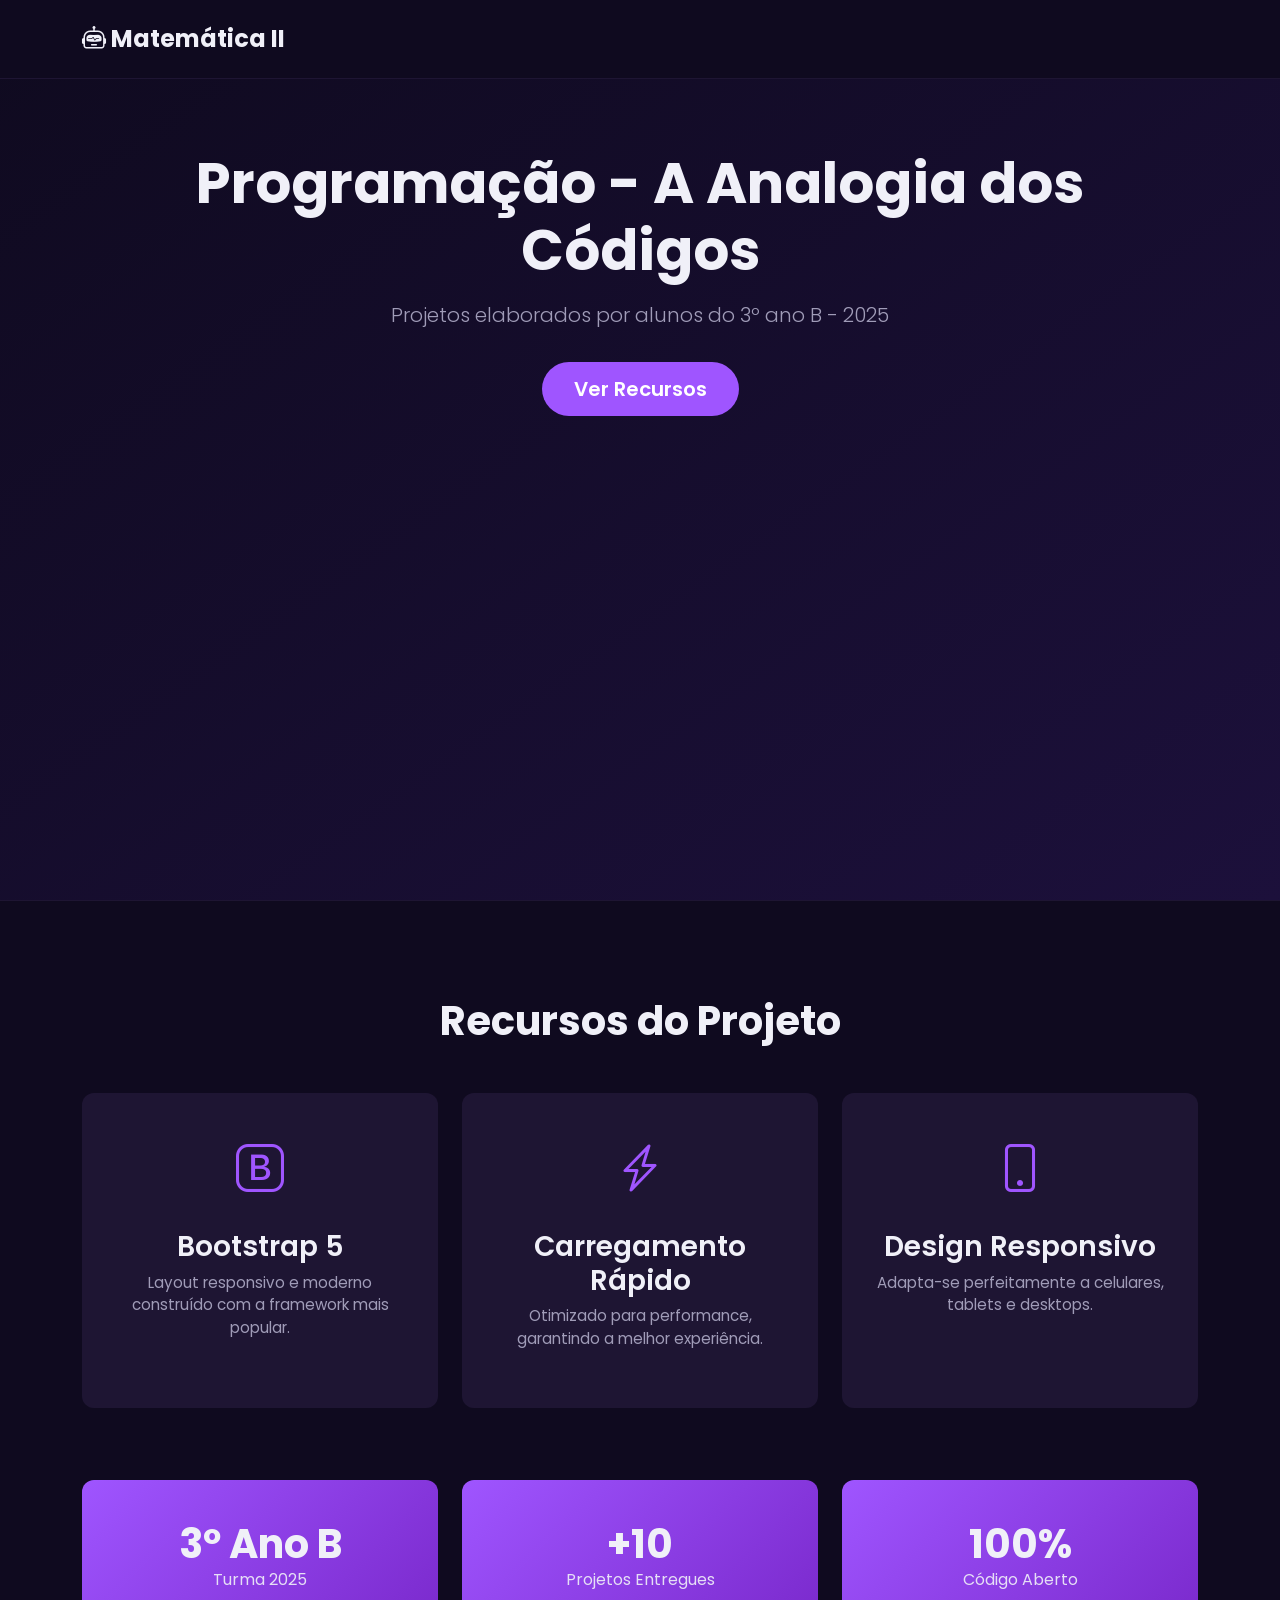
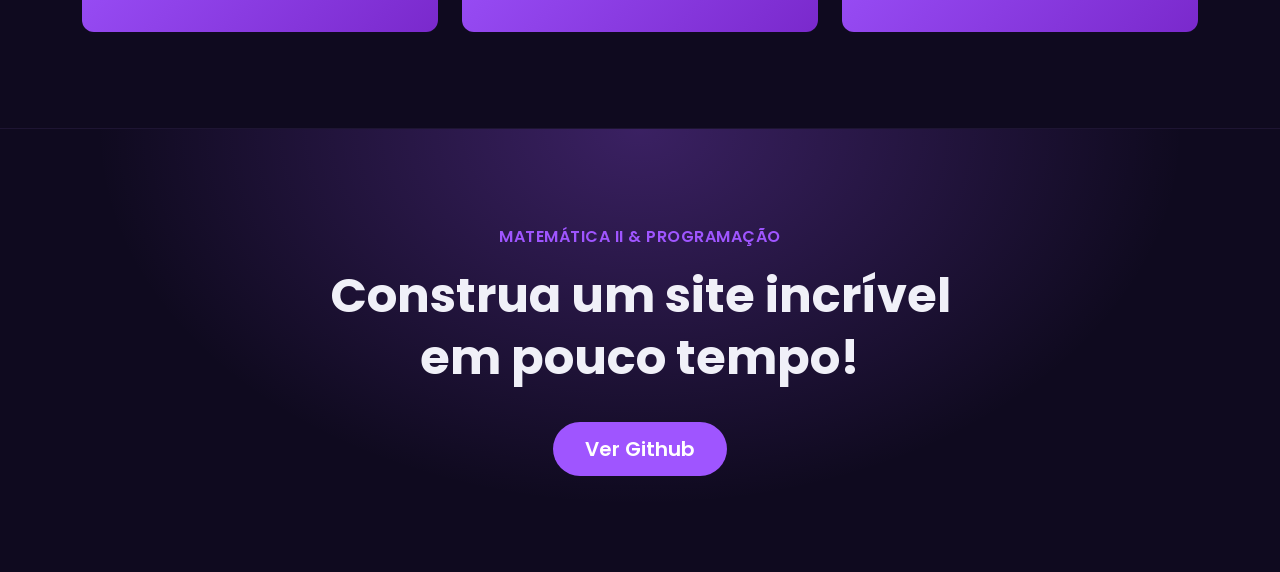
<file: index.html>
<!DOCTYPE html>
<html lang="pt-br">
<head>
    <meta charset="UTF-8">
    <meta name="viewport" content="width=device-width, initial-scale=1.0">
    <title>AI Game Hub - Demos</title>

    <link href="https://cdn.jsdelivr.net/npm/bootstrap@5.3.3/dist/css/bootstrap.min.css" rel="stylesheet">
    
    <link rel="stylesheet" href="https://cdn.jsdelivr.net/npm/bootstrap-icons@1.11.3/font/bootstrap-icons.min.css">

    <link href="https://fonts.googleapis.com/css2?family=Poppins:wght@300;400;600;700&display=swap" rel="stylesheet">

    <link rel="stylesheet" href="https://cdn.jsdelivr.net/npm/swiper@11/swiper-bundle.min.css" />

    <style>
        :root {
            --bg-dark: #0F0A1F;
            --bg-card: #1E1533;
            --bg-placeholder: #2a204b;
            --primary: #9F55FF;
            --primary-glow: rgba(159, 85, 255, 0.3);
            --text-light: #F0F0F8;
            --text-muted: #A09CB8;
        }

        body {
            background-color: var(--bg-dark);
            color: var(--text-light);
            font-family: 'Poppins', sans-serif;
            overflow-x: hidden;
        }

        /* --- Navbar --- */
        .navbar {
            background: var(--bg-dark);
            border-bottom: 1px solid var(--bg-card);
        }
        .navbar-brand {
            font-weight: 700;
            font-size: 1.5rem;
            color: var(--text-light) !important;
        }

        /* --- Seção Hero (COM O CARROSSEL) --- */
        .hero-section {
            display: flex;
            align-items: center;
            justify-content: center;
            text-align: center;
            padding: 8rem 0 6rem 0;
            min-height: 100vh;
            background: linear-gradient(145deg, var(--bg-dark) 0%, #1c103b 100%);
            overflow: hidden;
        }

        .hero-section h1 {
            font-size: 3.5rem;
            font-weight: 700;
            animation: fadeInDown 1s ease-out;
        }

        .hero-section .lead {
            font-size: 1.25rem;
            color: var(--text-muted);
            max-width: 600px;
            margin: 1rem auto 2rem;
            animation: fadeInUp 1s ease-out 0.3s;
            animation-fill-mode: backwards;
        }
        
        .hero-section .btn {
            animation: fadeInUp 1s ease-out 0.6s;
            animation-fill-mode: backwards;
        }
        
        /* --- ESTILOS DO CARROSSEL (Swiper) --- */
        .project-carousel-container {
            margin-top: 4rem;
            max-width: 100%; /* Garante que não saia da tela */
            overflow: hidden; /* Necessário para o Swiper */
            padding-bottom: 3rem; /* Espaço para a paginação */
            
            /* Animação de entrada */
            opacity: 0;
            animation: fadeInUp 1s ease-out 0.8s;
            animation-fill-mode: backwards;
        }

        .swiper-slide {
            display: flex; /* Centraliza o card no slide */
            justify-content: center;
        }

        /* Card de Demo (agora é <div>, não <a>) */
        .demo-preview-card {
            background-color: var(--bg-card);
            border-radius: 12px;
            overflow: hidden;
            text-align: left;
            transition: transform 0.3s ease, box-shadow 0.3s ease;
            width: 100%; /* Ocupa o espaço do slide */
            max-width: 350px; /* Limita o tamanho do card */
        }

        .demo-preview-card:hover {
            transform: translateY(-8px);
            box-shadow: 0 10px 30px var(--primary-glow);
        }

        .demo-image-placeholder {
            height: 180px;
            background-color: var(--bg-placeholder);
            display: flex;
            align-items: center;
            justify-content: center;
            color: var(--text-muted);
            font-size: 3rem;
        }
        
        .demo-caption {
            padding: 1.5rem;
        }

        .demo-caption h3 {
            font-weight: 600;
            font-size: 1.15rem;
            color: var(--text-light);
            margin-bottom: 0.25rem;
        }

        /* --- Customizando a cor do Swiper (de azul para roxo) --- */
        .swiper-pagination-bullet-active {
            background-color: var(--primary) !important;
        }
        .swiper-button-next,
        .swiper-button-prev {
            color: var(--primary) !important;
            opacity: 0.7;
            transition: opacity 0.3s ease;
        }
        .swiper-button-next:hover,
        .swiper-button-prev:hover {
            opacity: 1;
        }
        
        /* --- Continuação do CSS... --- */
        
        .section-title {
            text-align: center;
            font-weight: 700;
            margin-bottom: 3rem;
            color: var(--text-light);
            font-size: 2.5rem;
        }

        .features-section {
            padding: 6rem 0;
            background-color: var(--bg-dark);
            border-top: 1px solid var(--bg-card);
        }

        .feature-card {
            background-color: var(--bg-card);
            padding: 2.5rem 2rem;
            border-radius: 12px;
            text-align: center;
            height: 100%;
            border: 1px solid transparent;
            transition: transform 0.3s ease, border-color 0.3s ease, opacity 0.5s ease;
            opacity: 0;
            transform: translateY(30px);
        }
        .feature-card:hover {
            transform: translateY(-5px);
            border-color: var(--primary);
        }
        .feature-card .feature-icon {
            font-size: 3rem;
            color: var(--primary);
            margin-bottom: 1.5rem;
        }
        .feature-card h3 {
            font-weight: 600;
            margin-bottom: 0.5rem;
            color: var(--text-light);
        }
        .feature-card p {
            color: var(--text-muted);
            font-size: 0.95rem;
        }
        
        .stat-card {
            background: linear-gradient(135deg, var(--primary), #7a29cc);
            padding: 2.5rem 2rem;
            border-radius: 12px;
            text-align: center;
            color: var(--text-light);
            opacity: 0;
            transform: translateY(30px);
            transition: opacity 0.5s ease, transform 0.5s ease;
        }
        .stat-card h3 {
            font-weight: 700;
            font-size: 2.5rem;
            margin: 0;
        }
        .stat-card p {
            font-size: 1rem;
            opacity: 0.9;
            margin: 0;
        }
        
        .feature-card.is-visible,
        .stat-card.is-visible {
            opacity: 1;
            transform: translateY(0);
        }

        .cta-section {
            padding: 6rem 0;
            background-color: var(--bg-dark);
            background-image: radial-gradient(ellipse at 50% 0%, rgba(159, 85, 255, 0.3) 0%, rgba(15, 10, 31, 0) 60%);
            border-top: 1px solid var(--bg-card);
        }
        .cta-section .cta-subtitle {
            color: var(--primary);
            font-weight: 600;
            font-size: 1rem;
            text-transform: uppercase;
            letter-spacing: 0.5px;
        }
        .cta-section .cta-title {
            font-size: 3rem;
            font-weight: 700;
            color: var(--text-light);
            margin: 0.5rem 0 2rem 0;
            line-height: 1.3;
        }

        .btn-primary {
            background-color: var(--primary);
            border: none;
            border-radius: 50px;
            padding: 0.75rem 2rem;
            font-weight: 600;
            text-decoration: none;
            display: inline-block;
            transition: background-color 0.3s ease, box-shadow 0.3s ease;
        }
        .btn-primary:hover {
            background-color: #b37cff;
            box-shadow: 0 0 20px var(--primary-glow);
        }

        /* --- Animações --- */
        @keyframes fadeInDown {
            from { opacity: 0; transform: translateY(-30px); }
            to { opacity: 1; transform: translateY(0); }
        }
        @keyframes fadeInUp {
            from { opacity: 0; transform: translateY(30px); }
            to { opacity: 1; transform: translateY(0); }
        }

        /* --- Responsividade --- */
        @media (max-width: 768px) {
            .hero-section {
                padding-top: 6rem;
                min-height: auto;
            }
            .hero-section h1 {
                font-size: 2.5rem;
            }
            .section-title {
                font-size: 2rem;
            }
            .cta-section .cta-title {
                font-size: 2.25rem;
            }
            /* Esconde setas de navegação no celular (só paginação) */
            .swiper-button-next,
            .swiper-button-prev {
                display: none !important;
            }
        }
    </style>
</head>
<body>

    <nav class="navbar navbar-expand-lg navbar-dark fixed-top py-3">
        <div class="container">
            <a class="navbar-brand" href="#"><i class="bi bi-robot"></i> Matemática II</a>
            <button class="navbar-toggler" type="button" data-bs-toggle="collapse" data-bs-target="#navbarNav">
                <span class="navbar-toggler-icon"></span>
            </button>
        </div>
    </nav>

    <header class="hero-section">
        <div class="container">
            
            <h1>Programação - A Analogia dos Códigos</h1>
            <p class="lead">
                Projetos elaborados por alunos do 3º ano B - 2025
            </p>
            <a href="#features" class="btn btn-primary btn-lg">Ver Recursos</a>

            <div class="project-carousel-container">
                <div class="swiper">
                    <div class="swiper-wrapper">
                        
                        <div class="swiper-slide">
                            <div class="demo-preview-card">
                                <div class="demo-image-placeholder"><i class="bi bi-image-fill"></i></div>
                                <div class="demo-caption">
                                    <h3>Demo Jogo 1: "Nexus"</h3>
                                </div>
                            </div>
                        </div>
                        
                        <div class="swiper-slide">
                            <div class="demo-preview-card">
                                <div class="demo-image-placeholder"><i class="bi bi-image-fill"></i></div>
                                <div class="demo-caption">
                                    <h3>Demo Jogo 2: "Echoes"</h3>
                                </div>
                            </div>
                        </div>
                        
                        <div class="swiper-slide">
                            <div class="demo-preview-card">
                                <div class="demo-image-placeholder"><i class="bi bi-image-fill"></i></div>
                                <div class="demo-caption">
                                    <h3>Demo Jogo 3: "Aegis"</h3>
                                </div>
                            </div>
                        </div>

                        </div>
                    <div class="swiper-pagination"></div>

                    <div class="swiper-button-prev"></div>
                    <div class="swiper-button-next"></div>
                </div>
            </div>
            
        </div> </header>

    <main>
        <section id="features" class="features-section">
            <div class="container">
                <h2 class="section-title">Recursos do Projeto</h2>
                
                <div class="row g-4">
                    <div class="col-lg-4 col-md-6">
                        <div class="feature-card animate-on-scroll">
                            <div class="feature-icon"><i class="bi bi-bootstrap"></i></div>
                            <h3>Bootstrap 5</h3>
                            <p>Layout responsivo e moderno construído com a framework mais popular.</p>
                        </div>
                    </div>
                    <div class="col-lg-4 col-md-6">
                        <div class="feature-card animate-on-scroll" style="transition-delay: 0.1s;">
                            <div class="feature-icon"><i class="bi bi-lightning-charge"></i></div>
                            <h3>Carregamento Rápido</h3>
                            <p>Otimizado para performance, garantindo a melhor experiência.</p>
                        </div>
                    </div>
                    <div class="col-lg-4 col-md-6">
                        <div class="feature-card animate-on-scroll" style="transition-delay: 0.2s;">
                            <div class="feature-icon"><i class="bi bi-phone"></i></div>
                            <h3>Design Responsivo</h3>
                            <p>Adapta-se perfeitamente a celulares, tablets e desktops.</p>
                        </div>
                    </div>
                </div>

                <div class="row g-4 mt-4 mt-lg-5">
                    <div class="col-lg-4 col-md-6">
                        <div class="stat-card animate-on-scroll" style="transition-delay: 0.3s;">
                            <h3>3º Ano B</h3>
                            <p>Turma 2025</p>
                        </div>
                    </div>
                    <div class="col-lg-4 col-md-6">
                        <div class="stat-card animate-on-scroll" style="transition-delay: 0.4s;">
                            <h3>+10</h3>
                            <p>Projetos Entregues</p>
                        </div>
                    </div>
                    <div class="col-lg-4 col-md-6">
                        <div class="stat-card animate-on-scroll" style="transition-delay: 0.5s;">
                            <h3>100%</h3>
                            <p>Código Aberto</p>
                        </div>
                    </div>
                </div>
            </div>
        </section>

        <section class="cta-section text-center">
            <div class="container">
                <p class="cta-subtitle">Matemática II & Programação</p>
                <h2 class="cta-title">Construa um site incrível<br>em pouco tempo!</h2>
                <a href="#" class="btn btn-primary btn-lg">Ver Github</a>
            </div>
        </section>
    </main>

    <script src="https://cdn.jsdelivr.net/npm/bootstrap@5.3.3/dist/js/bootstrap.bundle.min.js"></script>

    <script src="https://cdn.jsdelivr.net/npm/swiper@11/swiper-bundle.min.js"></script>

    <script>
        document.addEventListener("DOMContentLoaded", function() {
            
            // 1. INICIALIZAÇÃO DO SWIPER (CARROSSEL)
            const swiper = new Swiper('.swiper', {
                // Quantos slides mostrar
                slidesPerView: 1,
                // Espaço entre os slides
                spaceBetween: 30,
                // Loop infinito
                loop: true,
                
                // Paginação (bolinhas)
                pagination: {
                    el: '.swiper-pagination',
                    clickable: true,
                },

                // Setas de navegação
                navigation: {
                    nextEl: '.swiper-button-next',
                    prevEl: '.swiper-button-prev',
                },

                // Responsividade: Mudar slides por tamanho de tela
                breakpoints: {
                    // Quando a tela for >= 768px (tablets)
                    768: {
                        slidesPerView: 2,
                        spaceBetween: 30
                    },
                    // Quando a tela for >= 992px (desktop)
                    992: {
                        slidesPerView: 3,
                        spaceBetween: 30
                    }
                }
            });

            // 2. Animação de "fade-in" ao rolar a página (para as outras seções)
            const animatedElements = document.querySelectorAll('.animate-on-scroll');

            const observer = new IntersectionObserver((entries) => {
                entries.forEach(entry => {
                    if (entry.isIntersecting) {
                        entry.target.classList.add('is-visible');
                        observer.unobserve(entry.target);
                    }
                });
            }, {
                threshold: 0.1
            });

            animatedElements.forEach(el => {
                observer.observe(el);
            });

        });
    </script>

</body>
</html>
</file>
